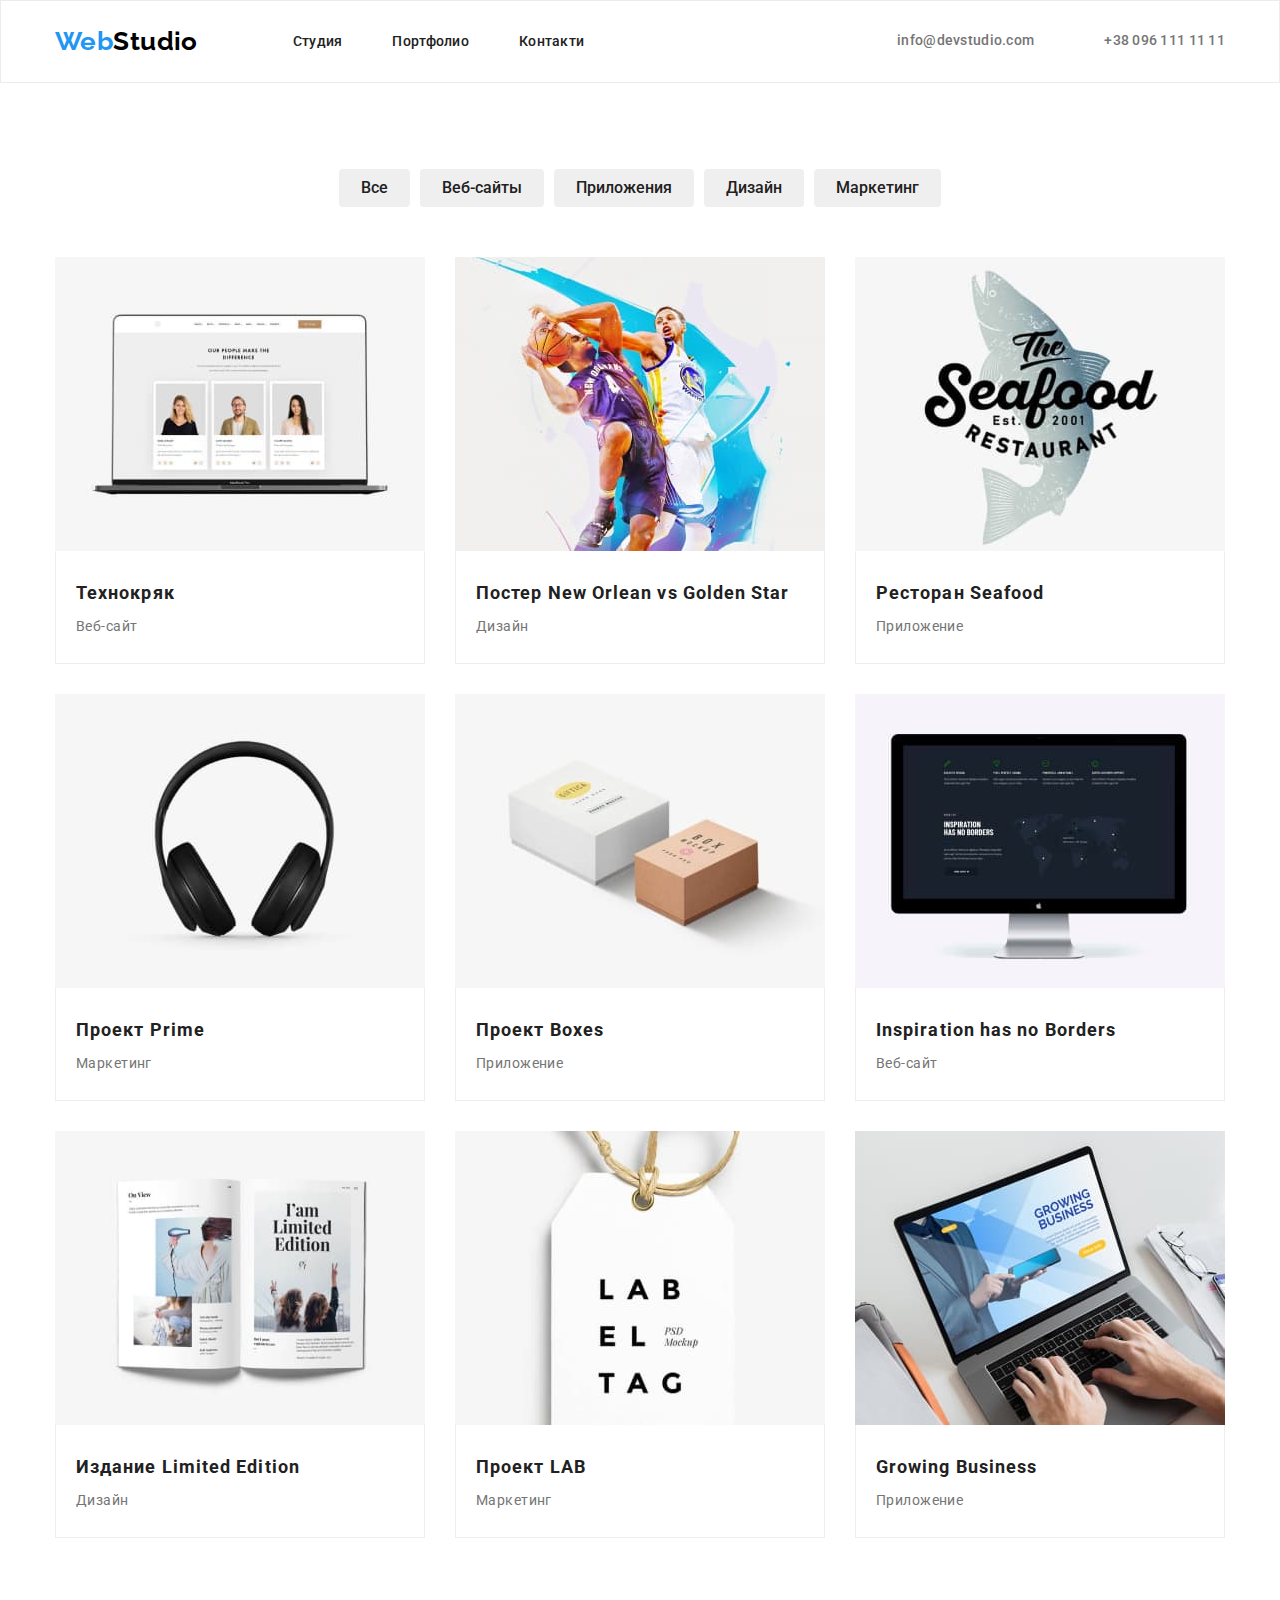
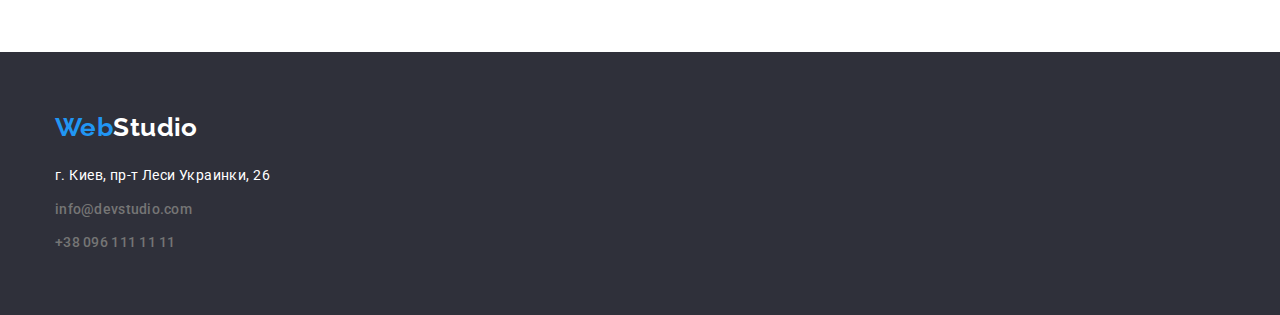
<file: portfolio.html>
<!DOCTYPE html>
<html lang="ru">
<head>
    <meta charset="UTF-8">
    <meta http-equiv="X-UA-Compatible" content="IE=edge">
    <meta name="viewport" content="width=device-width, initial-scale=1.0">
    <link rel="preconnect" href="https://fonts.gstatic.com">
    <link href="https://fonts.googleapis.com/css2?family=Raleway:wght@700&family=Roboto:wght@400;500;700;900&display=swap"
        rel="stylesheet">
    <link rel="stylesheet" href="https://cdnjs.cloudflare.com/ajax/libs/modern-normalize/0.2.0/modern-normalize.min.css">
    <link rel="stylesheet" href="./css/styles.css"> 
    <title>Портфолио</title>
</head>
<body>
    <header class="header">
        <div class="container">
            <div class="content-header">
                <nav class="navigation">
                    <a class="link logo" href="index.html">Web<span class="logo-header-studio">Studio</span></a>
                    <ul class="list">
                        <li class="menu-item">
                            <a href="./index.html" class="link link-text link-focus">Студия</a>
                        </li>
                        <li class="menu-item">
                            <a href="./portfolio.html" class="link link-text link-focus">Портфолио</a>
                        </li>
                        <li class="menu-item">
                            <a href="" class="link link-text link-focus">Контакти</a>
                        </li>
                    </ul>
                </nav>
                <div class="link-header">
                    <a href="mailto:info@devstudio.com" class="link link-focus link-shift link-mail">info@devstudio.com</a>
                    <a href="tel:+380961111111" class="link link-shift link-focus">+38 096 111 11 11</a>
                </div>
            </div>
        </div>
    </header>
    <main>
        <section class="portfolio">
            <div class="container">
                <!-- Скритий заголовок-->
                <h1 class="visually-hidden">Портфолио</h1>
                <ul class="list menu">
                    <li class="portfolio-item"><button type="button" class="link-focus button">Все</button></li>
                    <li class="portfolio-item"><button type="button" class="link-focus button">Веб-сайты</button></li>
                    <li class="portfolio-item"><button type="button" class="link-focus button">Приложения</button></li>
                    <li class="portfolio-item"><button type="button" class="link-focus button">Дизайн</button></li>
                    <li class="portfolio-item"><button type="button" class="link-focus button">Маркетинг</button></li>
                
                </ul>
                <!-- <div class="projrct"> -->
                <ul class="list items">
                    <li class="item itim-projects items-item ">
                        <a href="" class="link">
                            <div class="img">
                                <img src="./images/portfolio/img1.jpg" alt="наши люди" width="370">
                            </div>
                            <div class="team-img">
                                <h2 class="title-projects">Технокряк</h2>
                                <p>Веб-сайт</p>
                            </div>
                        </a>
                    </li>
                    <li class="item itim-projects items-item ">
                        <a href="" class="link">
                            <div class="img">
                                <img src="./images/portfolio/img2.jpg" alt="баскетболисты" width="370">
                            </div>
                            <div class="team-img">
                                <h2 class="title-projects">Постер New Orlean vs Golden Star</h2>
                                <p>Дизайн</p>
                            </div>
                        </a>
                    </li>
                    <li class="item itim-projects items-item ">
                        <a href="" class="link">
                            <div class="img">
                                <img src="./images/portfolio/img3.jpg" alt="логотип ресторана" width="370">
                            </div>
                            <div class="team-img">
                                <h2 class="title-projects">Ресторан Seafood</h2>
                                <p>Приложение</p>
                            </div>
                        </a>
                    </li>
                    <li class="item itim-projects items-item ">
                        <a href="" class="link">
                            <div class="img">
                                <img src="./images/portfolio/img4.jpg" alt="наушники" width="370">
                            </div>
                            <div class="team-img">
                                <h2 class="title-projects">Проект Prime</h2>
                                <p>Маркетинг</p>
                            </div>
                        </a>
                    </li>
                    <li class="item itim-projects items-item ">
                        <a href="" class="link">
                            <div class="img">
                                <img src="./images/portfolio/img5.jpg" alt="коробочки" width="370">
                            </div>
                            <div class="team-img">
                                <h2 class="title-projects">Проект Boxes</h2> 
                                <p>Приложение</p>
                            </div>
                        </a>
                    </li>
                    <li class="item itim-projects items-item ">
                        <a href="" class="link">
                            <div class="img">
                                <img src="./images/portfolio/img6.jpg" alt="Монитор" width="370">
                            </div>
                            <div class="team-img">
                                <h2 class="title-projects">Inspiration has no Borders</h2>
                                <p>Веб-сайт</p>
                            </div>
                        </a>
                    </li>
                    <li class="item itim-projects items-item ">
                        <a href="" class="link">
                            <div class="img">
                                <img src="./images/portfolio/img7.jpg" alt="стораницы" width="370">
                            </div>
                            <div class="team-img">
                                <h2 class="title-projects">Издание Limited Edition</h2>
                                <p>Дизайн</p>
                            </div>

                        </a>
                    </li>
                    <li class="item itim-projects items-item ">
                        <a href="" class="link"><div class="img">
                                <img src="./images/portfolio/img8.jpg" alt="бирка" width="370">
                            </div>
                            <div class="team-img">
                                <h2 class="title-projects">Проект LAB</h2>
                                <p>Маркетинг</p>
                            </div>
                        </a>
                    </li>
                    <li class="item itim-projects items-item ">
                        <a href="" class="link">
                            <div class="img">
                                <img src="./images/portfolio/img9.jpg" alt="ноутбук" width="370">
                            </div>
                            <div class="team-img">
                                <h2 class="title-projects">Growing Business</h2>
                                <p>Приложение</p>
                            </div>
                        </a>
                    </li>
                </ul>
                <!-- </div> -->
            </div>
        </section>
    </main>
    <footer class="footer">
        <div class="container">
            <div class="footer-logo">
                <a href="./index.html" class="link logo">Web<span class="logo-footer-studio">Studio</span></a>
            </div>
            <div class="footer-addres">
                <address class="address">г. Киев, пр-т Леси Украинки, 26</address>
                <ul class="list">
                    <li class="item-address"><a href="mailto:info@devstudio.com"
                            class="link link-shift link-focus">info@devstudio.com</a></li>
                    <li><a href="tel:+380961111111" class="link link-shift link-focus">+38 096 111 11 11</a></li>
                </ul>
            </div>
        </div>
    </footer>
</body>
</html>
</file>
<file: css/styles.css>
html {
  box-sizing: border-box;
}

*,
*::before,
*::after {
  box-sizing: inherit;
}
:root {
  --primary-text-color: #212121;
  --title-text-kolor: #757575;
  --accent-color: #2196f3;
  --priamary-bg-color: #e5e5e5;
  --title-bg-color: #2f303a;
  --additional-text-color: #000000;
  --baton-text-color: #ffffff;
  --title-font: "Raleway", sans-serif;
  --items-wrap: 1;
}
/* web+силки при фокусі                        #2196F3 */
/* основний колір                              #212121 */
/* додатковий колір                            #757575 */
/* колір головного заголовка+studio+адрес      #FFFFFF */
/* Колір контактів            rgba(255, 255, 255, 0.6) */
/* первиний колір фону                         #E5E5E5 */
/* вторинний колір фону                        #2F303A */
body {
  font-family: "Roboto", sans-serif;
  font-size: 14px;
  line-height: 1.71;
  letter-spacing: 0.03em;
  font-weight: 400;
  color: var(--title-text-kolor);
}

h1,
h2,
h3,
h4,
h5,
h6,
p {
  margin-top: 0;
  margin-bottom: 0;
}

img {
  display: flex;
  margin-top: 0;
  margin-bottom: 0;
}
address {
  font-style: normal;
}
.container {
  margin-left: auto;
  margin-right: auto;
  width: 1200px;
  padding-left: 15px;
  padding-right: 15px;
  /* 
  outline: 2px solid tomato; */
}

.content-header {
  display: flex;
  justify-content: space-between;
}

.section {
  padding-top: 94px;
  padding-bottom: 94px;
}
.link {
  text-decoration: none;
  color: inherit;
}
.link-focus:hover,
.link-focus:focus {
  color: var(--accent-color);
}
.items {
  display: flex;
  flex-wrap: wrap;
  margin-left: -30px;
  margin-top: -30px;
}
.items-item {
  flex-basis: calc((100% - 30px * var(--items-wrap)) / var(--items-wrap));
  margin-left: 30px;
  margin-top: 30px;
}
.navigation > .link.logo {
  margin-right: 95px;
}
.link-mail {
  margin-right: 50px;
}

.link-header {
  display: flex;
  align-items: center;
  column-gap: 20px;
}

.list {
  padding-left: 0;
  list-style: none;
  margin-top: 0;
  margin-bottom: 0;
}

.visually-hidden {
  position: absolute !important;
  clip: rect(1px 1px 1px 1px);
  clip: rect(1px, 1px, 1px, 1px);
  padding: 0 !important;
  border: 0 !important;
  height: 1px !important;
  width: 1px !important;
  overflow: hidden;
}

.grid-item {
  width: 25%;
  margin-right: 30px;
}

.grid-item:last-child {
  margin: 0;
}

.button {
  font-weight: 500;
  font-size: 16px;
  line-height: 1.62;
  text-align: center;
  color: var(--primary-text-color);
}
.button:hover,
.button:focus {
  background-color: var(--accent-color);
  color: #ffffff;
}
.btn {
  display: inline-block;
  padding: 10px 32px;
  font-weight: 700;
  font-size: 16px;
  line-height: 1.87;
  letter-spacing: 0.06em;
  background-color: var(--accent-color);
  color: var(--baton-text-color);
  cursor: pointer;
  border-width: 0px;
  border-color: #2f303a;
  border-radius: 4px;
}
/* шапка */
.header {
  border: 1px solid #ececec;
}
.link-text {
  font-weight: 500;
  font-size: 14px;
  line-height: 1.14;
  letter-spacing: 0.02em;
  color: var(--primary-text-color);
}
.navigation {
  display: flex;
  align-items: center;
  margin-right: auto;
}

.navigation .list {
  display: inline-flex;
}
.header .logo {
  padding-top: 25px;
  padding-bottom: 25px;
}
.header .link-focus {
  padding-top: 32px;
  padding-bottom: 32px;
}
.menu-item {
  margin-right: 50px;
}
.link-shift {
  font-weight: 500;
  font-size: 14px;
  line-height: 1.14;
  letter-spacing: 0.02em;
}

/* логотип */
.logo {
  font-family: Raleway;
  font-weight: 700;
  font-size: 26px;
  line-height: 1.19;
  color: var(--accent-color);
}
.logo-header-studio {
  color: var(--additional-text-color);
}
.logo-footer-studio {
  color: var(--baton-text-color);
}
/* герой */
.geroy {
  text-align: center;
  background-color: var(--title-bg-color);
}
.geroy-container {
  padding-top: 94px;
}
/* заголовок першого рівня */
.geroy-title {
  margin-top: 0;
  margin-left: auto;
  margin-right: auto;
  margin-bottom: 30px;
  max-width: 696px;

  font-weight: 900;
  font-size: 44px;
  line-height: 1.36;
  text-align: center;
  letter-spacing: 0.06em;
  text-transform: uppercase;
  color: var(--baton-text-color);
}
.geroy .container {
  padding-bottom: 200px;
}
/* секція особливості */
.title-features {
  margin-bottom: 10px;
  font-weight: 700;
  font-size: 14px;
  line-height: 1.14;
  text-transform: uppercase;
  color: var(--primary-text-color);
}
/* Заголовок 2рівня */
.subject {
  margin-bottom: 50px;
  font-weight: 700;
  font-size: 36px;
  line-height: 1.17;
  text-align: center;
  color: var(--primary-text-color);
}
.gallery {
  padding-top: 0;
}
.gallery .gallery-item {
  --items-wrap: 3;
}
.page .list {
  display: inline-flex;
  padding: 0;
}

/* наша команда */
.comandos {
  background: #f5f4fa;
}
.comandos .item-team {
  --items-wrap: 4;
}
.comandos .subject {
  padding-top: 50px;
}
.comandos .title-team {
  margin-bottom: 10px;
}
.comandos .tiam-img {
  padding-top: 30px;
  margin-bottom: 30px;
}

.item {
  text-align: center;
}
.title-team {
  font-weight: 500;
  font-size: 16px;
  line-height: 1.19;
  color: var(--primary-text-color);
}
.item-team > p {
  font-size: 16px;
  line-height: 1.19;
  color: var(--title-text-kolor);
}

/* Проекти */
.title-projects {
  font-weight: 700;
  font-size: 18px;
  line-height: 2;
  letter-spacing: 0.06em;
  color: var(--primary-text-color);
}
.itim-projects > p {
  font-size: 16px;
  line-height: 1.87;
  color: var(--title-text-kolor);
}
/* портфоліо */
.portfolio {
  /* background-color: var(--priamary-bg-color); */
  padding-top: 86px;
  padding-bottom: 94px;
}
.portfolio .menu {
  display: flex;
  margin-bottom: 20px;
  justify-content: center;
}
.portfolio-item:not(:last-child) {
  margin-right: 10px;
}
.portfolio .link-focus {
  padding: 6px 22px;
  border: none;
  border-radius: 4px;
  border: none;
}
.portfolio .itim-projects {
  --items-wrap: 3;
}
.portfolio .title-projects {
  margin-bottom: 4px;
}

.portfolio .title-team {
  margin-bottom: 5px;
}
.portfolio .team-img {
  /* margin-bottom: 20px; */
  padding: 24px 20px;
  border: 1px solid #eeeeee;
  border-top: none;
}
.portfolio .items {
  margin-bottom: 20px;
}
.portfolio .item {
  text-align: start;
}
/* підвал */
.footer {
  padding-top: 60px;
  padding-bottom: 60px;
  background-color: var(--title-bg-color);
}
.address {
  font-size: 14px;
  line-height: 1.71;
  color: var(--baton-text-color);
}
.footer-logo {
  margin-bottom: 20px;
}
.address {
  margin-bottom: 10px;
}
.item-address {
  margin-bottom: 10px;
}
.footer-adres .link-shift {
  color: rgba(255, 255, 255, 0.6);
}
</file>
